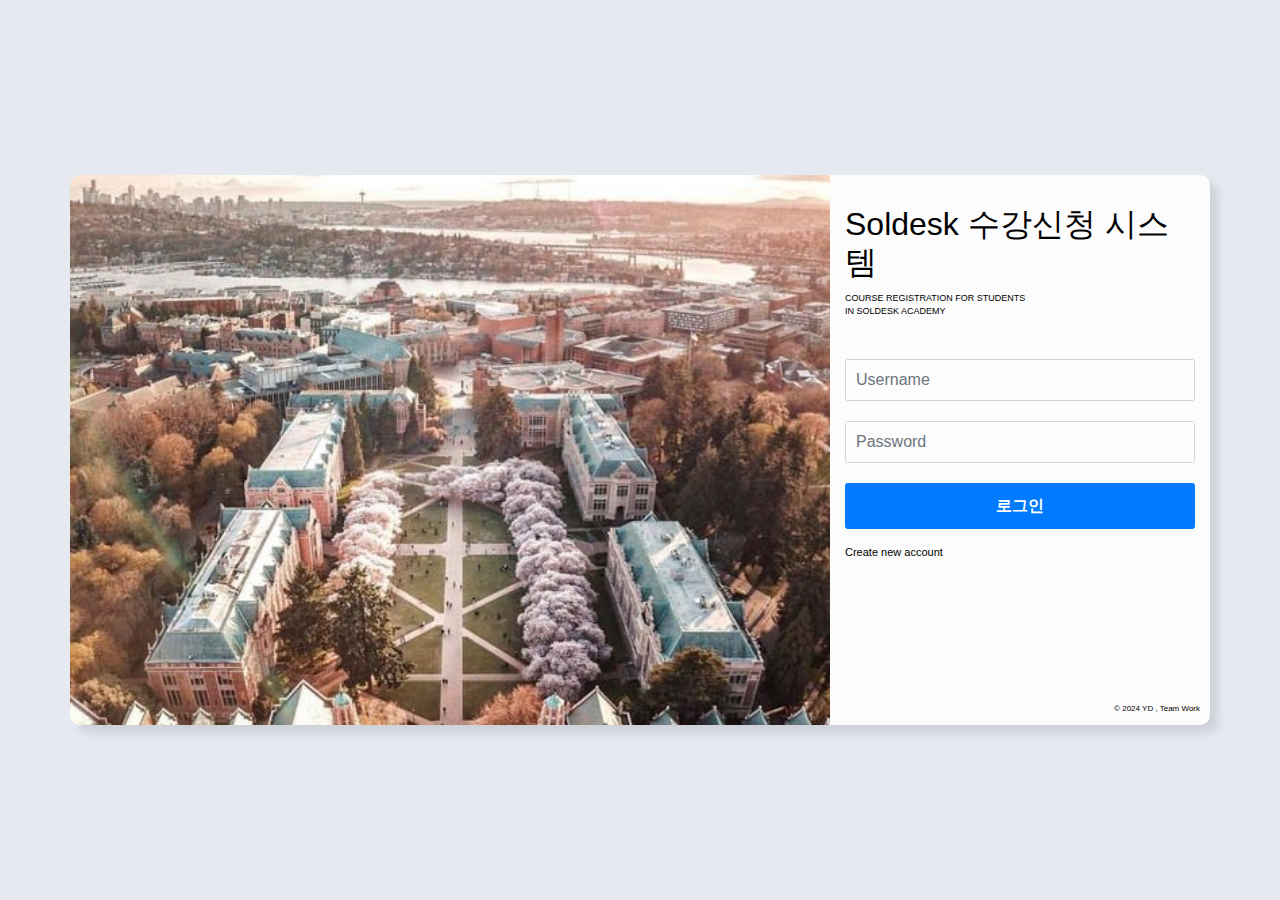
<file: htdocs/index.html>
<!DOCTYPE html>
<html lang="ko">
<head>
  <meta charset="UTF-8">
  <meta name="keywords" content="SignUp, Login, Register">
  <meta name="keywords" content="Sign up, Sign in">
  <meta http-equiv="X-UA-Compatible" content="IE=edge">
  <meta name="viewport" content="width=device-width, initial-scale=1.0">
  <title>Login</title>
  <!--Bootstrap Css-->
  <link rel="stylesheet" href="./webcss/bootstrapmin.css">
  <!--Font-aweome-->
  <link rel="stylesheet" href="./webcss/fontawesomemin.css">
</head>

<style>
:root{
    --background-theme:#e6e9f0;
    --text-color:#000;
}

*,html{
    margin:0px;
    padding:0px;
    font-size: 10px;
    color: var(--text-color);
    box-sizing: border-box;
    font-family: 'Poppins', sans-serif;
}

body{
    width:100%;
    background-color:var(--background-theme);
}
h1{
    font-size: 3.2rem;
}
p{
  font-size: 1.2rem;  
}
/* Sections */
.login_section{
    min-height: 100vh;
    display: flex;
    align-items:center;
    position: relative;
    justify-content:center;
}

.accounts_container{
    height: 550px;
    min-height: 550px;
    max-height: 100%;
    border-radius:10px;
    box-shadow: 8px 8px 8px rgba(0,0,0,0.1);
    background-color: #fcfcfc;
    overflow: hidden; 
}


.accounts_image img{
    object-fit: cover;
    object-position: center;
    border-top-left-radius: 10px;
    border-bottom-left-radius: 10px;
}
.accounts_col form .form-group{
    position: relative !important;
}
.accounts_col form .form-control{
    font-size:1.6rem;
    padding:20px 10px;
    margin-bottom:20px;
    background:transparent !important;
}
.accounts_col form label,
.accounts_col form .form-group i{
    position:absolute;
    z-index: 1;
    pointer-events: none;
    top: 50%;
    transform: translateY(-50%);
    font-size:1.2rem;
    left:10px;

}
.accounts_col form label{
    transition: .2s linear;
}
.change_label{
    background-color:#fcfcfc;
    transition: .2s linear;
    transform: scale(0.8);
    top:0 !important;
}
.accounts_col form .form-group i{
    left:90% !important;
    cursor: pointer;
    pointer-events:visible;
}
.register_btn{
    padding:10px 0!important;
    font-size: 1.6rem !important;
    font-weight: 600 !important;

}

.already_member_box p,
.already_member_box span{
    cursor: pointer;
}
.login_form,
.signup_form{
    display:none;
}

.RRIGHT{
  /* position:fixed; */
  position: absolute;
  right:10px;
  /* left:500px; */
  bottom:0px;
  /* height:60px; */
  /* width:100%; */
}
</style>

<body>
  <section class="login_section">
    <div class="container outer_container accounts_container">
      <div class="row h-100">
        <div class="col col-sm-12 col-md-12 col-lg-8 m-0 p-0 w-100 h-100 accounts_col">
          <div class="accounts_image w-100 h-100">
            <img src="./webimages/47f7b639b546a284092b20ceae869416.jpg" alt="accounts_image" class="img-fluid w-100 h-100" />
          </div>
          <!--accounts_image-->
        </div>
        <!--account_col-->
        <div class="col col-sm-12 col-md-12 col-lg-4 m-0 p-0 accounts_col">
          <!--accounts_forms-->
          <div class="accounts_forms  w-100 h-100" id="login">
            <div class="title  mt-4 p-4 w-100">
              <h1>Soldesk 수강신청 시스템</h1>
              <p class="mt-3" style="font-size:9px">COURSE REGISTRATION FOR STUDENTS<br>IN SOLDESK ACADEMY</p>
            </div>
            <!--title-->
            <form method="post" action="logincheck.jsp" name="form" class="form  w-100 p-4" id="login-form">
              <div class="form-group">
                <i class='bx bx-at login__icon'></i>
                <input type="text" name="log_id" class="form-control" id="log_id" placeholder="Username" required/>
                <div class="invalid-feedback">
                  아이디을 입력해주세요.
                </div>
              </div>
              <div class="form-group">
                <input type="password" name="pwd" class="form-control" id="login_password" placeholder="Password" required/>
                <div class="invalid-feedback">
                  비밀번호를 입력해주세요.
                </div>
              </div>
              <div class="form-group mb-0">
                <button type="submit" class="btn btn-primary register_btn w-100" >로그인</button>
              </div>
            </form>
            <div class="already_member_box d-flex justify-content-between px-4">
              <span class="text-center" id="to_signup" style="font-size:11px" onclick="location.href='signup.html'">Create new account</span>
            </div>
            <footer class="footer-basic-centered">
              <div class="RRIGHT">
                <p style="font-size:8px">© 2024 YD , Team Work </p>
              </div>
            </footer>
          </div>
          <!--accounts_forms-->
        </div>
        <!--account_col-->
      </div>
      <!--row-->
    </div>
    <!--accounts_container-->
  </section>

</body>
</html>
</file>
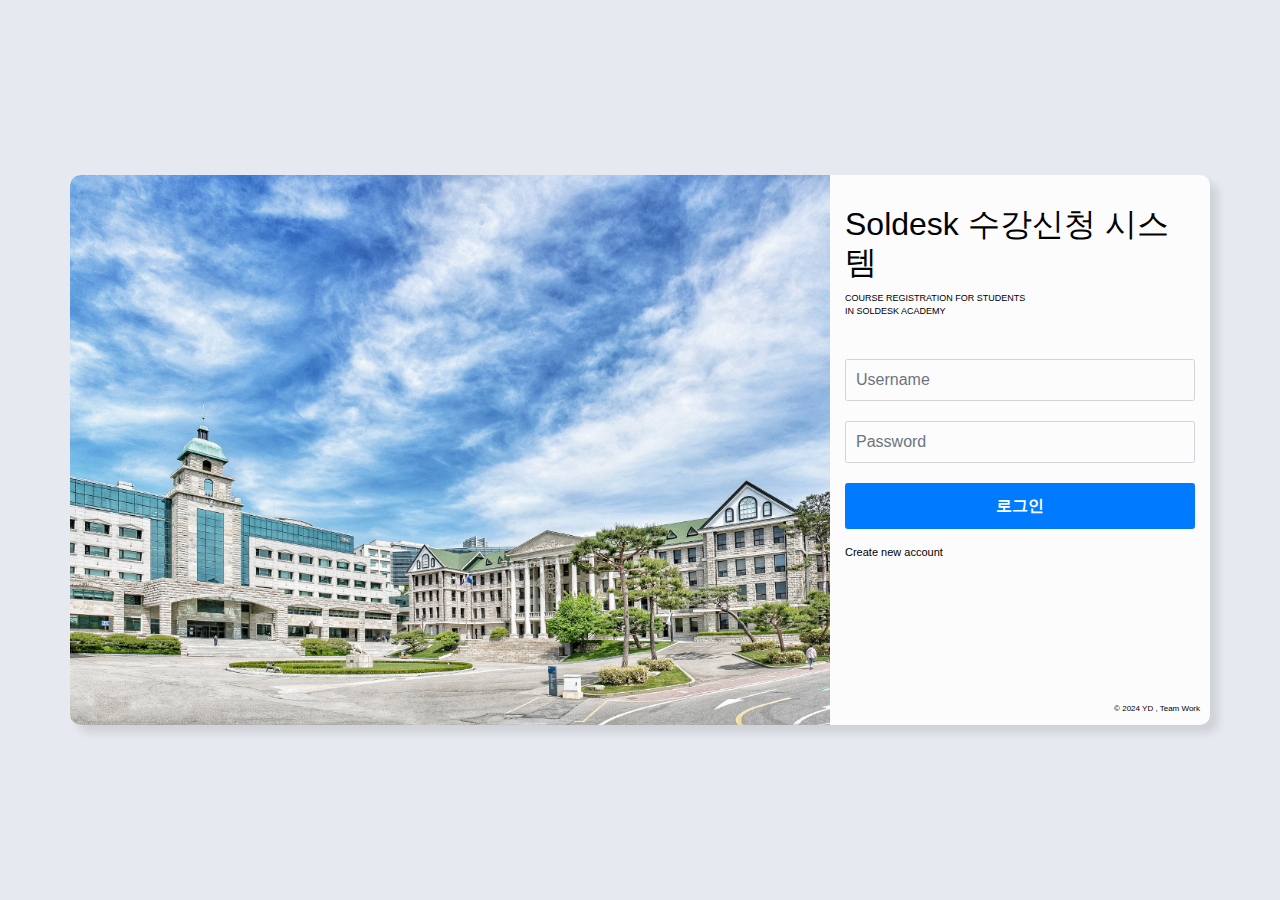
<file: htdocs/Main.html>
<!DOCTYPE html>
<html lang="ko">
<head>
  <meta charset="UTF-8">
  <meta name="keywords" content="SignUp, Login, Register">
  <meta name="keywords" content="Sign up, Sign in">
  <meta http-equiv="X-UA-Compatible" content="IE=edge">
  <meta name="viewport" content="width=device-width, initial-scale=1.0">
  <title>Login</title>
  <!--Bootstrap Css-->
  <link rel="stylesheet" href="./webcss/bootstrapmin.css">
  <!--Font-aweome-->
  <link rel="stylesheet" href="./webcss/fontawesomemin.css">
</head>

<style>
:root{
    --background-theme:#e6e9f0;
    --text-color:#000;
}

*,html{
    margin:0px;
    padding:0px;
    font-size: 10px;
    color: var(--text-color);
    box-sizing: border-box;
    font-family: 'Poppins', sans-serif;
}

body{
    width:100%;
    background-color:var(--background-theme);
}
h1{
    font-size: 3.2rem;
}
p{
  font-size: 1.2rem;  
}
/* Sections */
.login_section{
    min-height: 100vh;
    display: flex;
    align-items:center;
    position: relative;
    justify-content:center;
}

.accounts_container{
    height: 550px;
    min-height: 550px;
    max-height: 100%;
    border-radius:10px;
    box-shadow: 8px 8px 8px rgba(0,0,0,0.1);
    background-color: #fcfcfc;
    overflow: hidden; 
}


.accounts_image img{
    object-fit: cover;
    object-position: center;
    border-top-left-radius: 10px;
    border-bottom-left-radius: 10px;
}
.accounts_col form .form-group{
    position: relative !important;
}
.accounts_col form .form-control{
    font-size:1.6rem;
    padding:20px 10px;
    margin-bottom:20px;
    background:transparent !important;
}
.accounts_col form label,
.accounts_col form .form-group i{
    position:absolute;
    z-index: 1;
    pointer-events: none;
    top: 50%;
    transform: translateY(-50%);
    font-size:1.2rem;
    left:10px;

}
.accounts_col form label{
    transition: .2s linear;
}
.change_label{
    background-color:#fcfcfc;
    transition: .2s linear;
    transform: scale(0.8);
    top:0 !important;
}
.accounts_col form .form-group i{
    left:90% !important;
    cursor: pointer;
    pointer-events:visible;
}
.register_btn{
    padding:10px 0!important;
    font-size: 1.6rem !important;
    font-weight: 600 !important;

}

.already_member_box p,
.already_member_box span{
    cursor: pointer;
}
.login_form,
.signup_form{
    display:none;
}

.RRIGHT{
  /* position:fixed; */
  position: absolute;
  right:10px;
  /* left:500px; */
  bottom:0px;
  /* height:60px; */
  /* width:100%; */
}
</style>

<body>
  <section class="login_section">
    <div class="container outer_container accounts_container">
      <div class="row h-100">
        <div class="col col-sm-12 col-md-12 col-lg-8 m-0 p-0 w-100 h-100 accounts_col">
          <div class="accounts_image w-100 h-100">
            <img src="./webimages/20140625105341861iRKeX2JipJBedeRmY.jpg" alt="accounts_image" class="img-fluid w-100 h-100" />
          </div>
          <!--accounts_image-->
        </div>
        <!--account_col-->
        <div class="col col-sm-12 col-md-12 col-lg-4 m-0 p-0 accounts_col">
          <!--accounts_forms-->
          <div class="accounts_forms  w-100 h-100" id="login">
            <div class="title  mt-4 p-4 w-100">
              <h1>Soldesk 수강신청 시스템</h1>
              <p class="mt-3" style="font-size:9px">COURSE REGISTRATION FOR STUDENTS<br>IN SOLDESK ACADEMY</p>
            </div>
            <!--title-->
            <form method="post" action="logincheck.jsp" name="form" class="form  w-100 p-4" id="login-form">
              <div class="form-group">
                <i class='bx bx-at login__icon'></i>
                <input type="text" name="log_id" class="form-control" id="log_id" placeholder="Username" required/>
                <div class="invalid-feedback">
                  아이디을 입력해주세요.
                </div>
              </div>
              <div class="form-group">
                <input type="password" name="pwd" class="form-control" id="login_password" placeholder="Password" required/>
                <div class="invalid-feedback">
                  비밀번호를 입력해주세요.
                </div>
              </div>
              <div class="form-group mb-0">
                <button type="submit" class="btn btn-primary register_btn w-100" >로그인</button>
              </div>
            </form>
            <div class="already_member_box d-flex justify-content-between px-4">
              <span class="text-center" id="to_signup" style="font-size:11px" onclick="location.href='signup.html'">Create new account</span>
            </div>
            <footer class="footer-basic-centered">
              <div class="RRIGHT">
                <p style="font-size:8px">© 2024 YD , Team Work </p>
              </div>
            </footer>
          </div>
          <!--accounts_forms-->
        </div>
        <!--account_col-->
      </div>
      <!--row-->
    </div>
    <!--accounts_container-->
  </section>

</body>
</html>
</file>
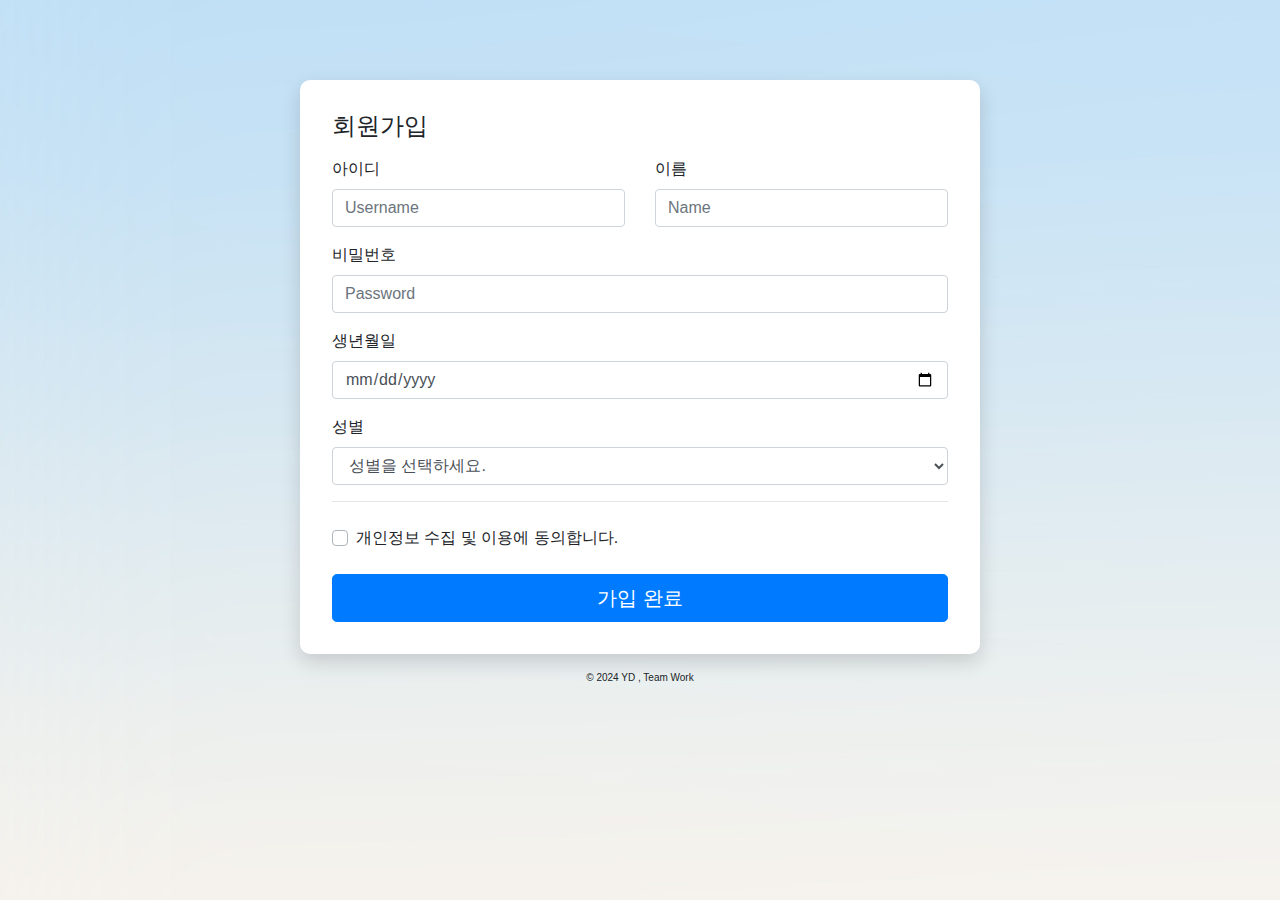
<file: htdocs/signup.html>
<!DOCTYPE html>
<html lang="ko">

<head>
  <meta charset="UTF-8">
  <meta http-equiv="X-UA-Compatible" content="IE=edge">
  <meta name="viewport" content="width=device-width, initial-scale=1.0">
  <title>회원가입</title>

  <!-- Bootstrap CSS -->
  <link rel="stylesheet" href="./webcss/signbootstrapmin.css">

  <style>
    body {
      min-height: 100vh;

      background-image: url("./webimages/art-5852645_1280.jpg");
      background-size: cover;
    }

    .input-form {
      max-width: 680px;

      margin-top: 80px;
      padding: 32px;

      background: #fff;
      -webkit-border-radius: 10px;
      -moz-border-radius: 10px;
      border-radius: 10px;
      -webkit-box-shadow: 0 8px 20px 0 rgba(0, 0, 0, 0.15);
      -moz-box-shadow: 0 8px 20px 0 rgba(0, 0, 0, 0.15);
      box-shadow: 0 8px 20px 0 rgba(0, 0, 0, 0.15)
    }
  </style>
</head>

<body>
  <div class="container">
    <div class="input-form-backgroud row">
      <div class="input-form col-md-12 mx-auto">
        <h4 class="mb-3">회원가입</h4>
        <form method="post" action="signupprocess.jsp" name="form" class="validation-form">
          <div class="row">
            <div class="col-md-6 mb-3">
              <label for="id">아이디</label>
              <input type="text" class="form-control" name="id" placeholder="Username" required>
              <div class="invalid-feedback">
                아이디을 입력해주세요.
              </div>
            </div>
            <div class="col-md-6 mb-3">
              <label for="name">이름</label>
              <input type="name" class="form-control" name="name" placeholder="Name" value="" required>
              <div class="invalid-feedback">
                이름을 입력해주세요.
              </div>
            </div>
          </div>

          <div class="mb-3">
            <label for="password">비밀번호</label>
            <input type="password" class="form-control" name="password" placeholder="Password" required>
            <div class="invalid-feedback">
              비밀번호를 입력해주세요.
            </div>
          </div>

          <div class="mb-3">
            <label for="birthday">생년월일</label>
              <input type="date" class="form-control" name="birthday">
          </div>

          <div class="mb-3">
            <label for="sex">성별</label>
            <select name ="sex" class="form-control" >
              <option disabled selected>성별을 선택하세요.</option>
              <option value="Men">남성</option>
              <option value="Women">여성</option>
          </select>
          </div>

          <hr class="mb-4">
          <div class="custom-control custom-checkbox">
            <input type="checkbox" class="custom-control-input" id="aggrement" required>
            <label class="custom-control-label" for="aggrement">개인정보 수집 및 이용에 동의합니다.</label>
          </div>
          <div class="mb-4"></div>
          <button class="btn btn-primary btn-lg btn-block" type="submit">가입 완료</button>
        </form>
      </div>
    </div>
    <footer class="my-3 text-center text-small">
      <p class="mb-1" style="font-size:10px" >© 2024 YD , Team Work </p>
    </footer>
  </div>

  <script>
    window.addEventListener('load', () => {
      const forms = document.getElementsByClassName('validation-form');

      Array.prototype.filter.call(forms, (form) => {
        form.addEventListener('submit', function (event) {
          if (form.checkValidity() === false) {
            event.preventDefault();
            event.stopPropagation();
          }

          form.classList.add('was-validated');
        }, false);
      });
    }, false);
  </script>
</body>
</html>
</file>
<file: htdocs/webcss/fontawesomemin.css>
/*!
 *  Font Awesome 4.7.0 by @davegandy - http://fontawesome.io - @fontawesome
 *  License - http://fontawesome.io/license (Font: SIL OFL 1.1, CSS: MIT License)
 */@font-face{font-family:'FontAwesome';src:url('../fonts/fontawesome-webfont.eot?v=4.7.0');src:url('../fonts/fontawesome-webfont.eot?#iefix&v=4.7.0') format('embedded-opentype'),url('../fonts/fontawesome-webfont.woff2?v=4.7.0') format('woff2'),url('../fonts/fontawesome-webfont.woff?v=4.7.0') format('woff'),url('../fonts/fontawesome-webfont.ttf?v=4.7.0') format('truetype'),url('../fonts/fontawesome-webfont.svg?v=4.7.0#fontawesomeregular') format('svg');font-weight:normal;font-style:normal}.fa{display:inline-block;font:normal normal normal 14px/1 FontAwesome;font-size:inherit;text-rendering:auto;-webkit-font-smoothing:antialiased;-moz-osx-font-smoothing:grayscale}.fa-lg{font-size:1.33333333em;line-height:.75em;vertical-align:-15%}.fa-2x{font-size:2em}.fa-3x{font-size:3em}.fa-4x{font-size:4em}.fa-5x{font-size:5em}.fa-fw{width:1.28571429em;text-align:center}.fa-ul{padding-left:0;margin-left:2.14285714em;list-style-type:none}.fa-ul>li{position:relative}.fa-li{position:absolute;left:-2.14285714em;width:2.14285714em;top:.14285714em;text-align:center}.fa-li.fa-lg{left:-1.85714286em}.fa-border{padding:.2em .25em .15em;border:solid .08em #eee;border-radius:.1em}.fa-pull-left{float:left}.fa-pull-right{float:right}.fa.fa-pull-left{margin-right:.3em}.fa.fa-pull-right{margin-left:.3em}.pull-right{float:right}.pull-left{float:left}.fa.pull-left{margin-right:.3em}.fa.pull-right{margin-left:.3em}.fa-spin{-webkit-animation:fa-spin 2s infinite linear;animation:fa-spin 2s infinite linear}.fa-pulse{-webkit-animation:fa-spin 1s infinite steps(8);animation:fa-spin 1s infinite steps(8)}@-webkit-keyframes fa-spin{0%{-webkit-transform:rotate(0deg);transform:rotate(0deg)}100%{-webkit-transform:rotate(359deg);transform:rotate(359deg)}}@keyframes fa-spin{0%{-webkit-transform:rotate(0deg);transform:rotate(0deg)}100%{-webkit-transform:rotate(359deg);transform:rotate(359deg)}}.fa-rotate-90{-ms-filter:"progid:DXImageTransform.Microsoft.BasicImage(rotation=1)";-webkit-transform:rotate(90deg);-ms-transform:rotate(90deg);transform:rotate(90deg)}.fa-rotate-180{-ms-filter:"progid:DXImageTransform.Microsoft.BasicImage(rotation=2)";-webkit-transform:rotate(180deg);-ms-transform:rotate(180deg);transform:rotate(180deg)}.fa-rotate-270{-ms-filter:"progid:DXImageTransform.Microsoft.BasicImage(rotation=3)";-webkit-transform:rotate(270deg);-ms-transform:rotate(270deg);transform:rotate(270deg)}.fa-flip-horizontal{-ms-filter:"progid:DXImageTransform.Microsoft.BasicImage(rotation=0, mirror=1)";-webkit-transform:scale(-1, 1);-ms-transform:scale(-1, 1);transform:scale(-1, 1)}.fa-flip-vertical{-ms-filter:"progid:DXImageTransform.Microsoft.BasicImage(rotation=2, mirror=1)";-webkit-transform:scale(1, -1);-ms-transform:scale(1, -1);transform:scale(1, -1)}:root .fa-rotate-90,:root .fa-rotate-180,:root .fa-rotate-270,:root .fa-flip-horizontal,:root .fa-flip-vertical{filter:none}.fa-stack{position:relative;display:inline-block;width:2em;height:2em;line-height:2em;vertical-align:middle}.fa-stack-1x,.fa-stack-2x{position:absolute;left:0;width:100%;text-align:center}.fa-stack-1x{line-height:inherit}.fa-stack-2x{font-size:2em}.fa-inverse{color:#fff}.fa-glass:before{content:"\f000"}.fa-music:before{content:"\f001"}.fa-search:before{content:"\f002"}.fa-envelope-o:before{content:"\f003"}.fa-heart:before{content:"\f004"}.fa-star:before{content:"\f005"}.fa-star-o:before{content:"\f006"}.fa-user:before{content:"\f007"}.fa-film:before{content:"\f008"}.fa-th-large:before{content:"\f009"}.fa-th:before{content:"\f00a"}.fa-th-list:before{content:"\f00b"}.fa-check:before{content:"\f00c"}.fa-remove:before,.fa-close:before,.fa-times:before{content:"\f00d"}.fa-search-plus:before{content:"\f00e"}.fa-search-minus:before{content:"\f010"}.fa-power-off:before{content:"\f011"}.fa-signal:before{content:"\f012"}.fa-gear:before,.fa-cog:before{content:"\f013"}.fa-trash-o:before{content:"\f014"}.fa-home:before{content:"\f015"}.fa-file-o:before{content:"\f016"}.fa-clock-o:before{content:"\f017"}.fa-road:before{content:"\f018"}.fa-download:before{content:"\f019"}.fa-arrow-circle-o-down:before{content:"\f01a"}.fa-arrow-circle-o-up:before{content:"\f01b"}.fa-inbox:before{content:"\f01c"}.fa-play-circle-o:before{content:"\f01d"}.fa-rotate-right:before,.fa-repeat:before{content:"\f01e"}.fa-refresh:before{content:"\f021"}.fa-list-alt:before{content:"\f022"}.fa-lock:before{content:"\f023"}.fa-flag:before{content:"\f024"}.fa-headphones:before{content:"\f025"}.fa-volume-off:before{content:"\f026"}.fa-volume-down:before{content:"\f027"}.fa-volume-up:before{content:"\f028"}.fa-qrcode:before{content:"\f029"}.fa-barcode:before{content:"\f02a"}.fa-tag:before{content:"\f02b"}.fa-tags:before{content:"\f02c"}.fa-book:before{content:"\f02d"}.fa-bookmark:before{content:"\f02e"}.fa-print:before{content:"\f02f"}.fa-camera:before{content:"\f030"}.fa-font:before{content:"\f031"}.fa-bold:before{content:"\f032"}.fa-italic:before{content:"\f033"}.fa-text-height:before{content:"\f034"}.fa-text-width:before{content:"\f035"}.fa-align-left:before{content:"\f036"}.fa-align-center:before{content:"\f037"}.fa-align-right:before{content:"\f038"}.fa-align-justify:before{content:"\f039"}.fa-list:before{content:"\f03a"}.fa-dedent:before,.fa-outdent:before{content:"\f03b"}.fa-indent:before{content:"\f03c"}.fa-video-camera:before{content:"\f03d"}.fa-photo:before,.fa-image:before,.fa-picture-o:before{content:"\f03e"}.fa-pencil:before{content:"\f040"}.fa-map-marker:before{content:"\f041"}.fa-adjust:before{content:"\f042"}.fa-tint:before{content:"\f043"}.fa-edit:before,.fa-pencil-square-o:before{content:"\f044"}.fa-share-square-o:before{content:"\f045"}.fa-check-square-o:before{content:"\f046"}.fa-arrows:before{content:"\f047"}.fa-step-backward:before{content:"\f048"}.fa-fast-backward:before{content:"\f049"}.fa-backward:before{content:"\f04a"}.fa-play:before{content:"\f04b"}.fa-pause:before{content:"\f04c"}.fa-stop:before{content:"\f04d"}.fa-forward:before{content:"\f04e"}.fa-fast-forward:before{content:"\f050"}.fa-step-forward:before{content:"\f051"}.fa-eject:before{content:"\f052"}.fa-chevron-left:before{content:"\f053"}.fa-chevron-right:before{content:"\f054"}.fa-plus-circle:before{content:"\f055"}.fa-minus-circle:before{content:"\f056"}.fa-times-circle:before{content:"\f057"}.fa-check-circle:before{content:"\f058"}.fa-question-circle:before{content:"\f059"}.fa-info-circle:before{content:"\f05a"}.fa-crosshairs:before{content:"\f05b"}.fa-times-circle-o:before{content:"\f05c"}.fa-check-circle-o:before{content:"\f05d"}.fa-ban:before{content:"\f05e"}.fa-arrow-left:before{content:"\f060"}.fa-arrow-right:before{content:"\f061"}.fa-arrow-up:before{content:"\f062"}.fa-arrow-down:before{content:"\f063"}.fa-mail-forward:before,.fa-share:before{content:"\f064"}.fa-expand:before{content:"\f065"}.fa-compress:before{content:"\f066"}.fa-plus:before{content:"\f067"}.fa-minus:before{content:"\f068"}.fa-asterisk:before{content:"\f069"}.fa-exclamation-circle:before{content:"\f06a"}.fa-gift:before{content:"\f06b"}.fa-leaf:before{content:"\f06c"}.fa-fire:before{content:"\f06d"}.fa-eye:before{content:"\f06e"}.fa-eye-slash:before{content:"\f070"}.fa-warning:before,.fa-exclamation-triangle:before{content:"\f071"}.fa-plane:before{content:"\f072"}.fa-calendar:before{content:"\f073"}.fa-random:before{content:"\f074"}.fa-comment:before{content:"\f075"}.fa-magnet:before{content:"\f076"}.fa-chevron-up:before{content:"\f077"}.fa-chevron-down:before{content:"\f078"}.fa-retweet:before{content:"\f079"}.fa-shopping-cart:before{content:"\f07a"}.fa-folder:before{content:"\f07b"}.fa-folder-open:before{content:"\f07c"}.fa-arrows-v:before{content:"\f07d"}.fa-arrows-h:before{content:"\f07e"}.fa-bar-chart-o:before,.fa-bar-chart:before{content:"\f080"}.fa-twitter-square:before{content:"\f081"}.fa-facebook-square:before{content:"\f082"}.fa-camera-retro:before{content:"\f083"}.fa-key:before{content:"\f084"}.fa-gears:before,.fa-cogs:before{content:"\f085"}.fa-comments:before{content:"\f086"}.fa-thumbs-o-up:before{content:"\f087"}.fa-thumbs-o-down:before{content:"\f088"}.fa-star-half:before{content:"\f089"}.fa-heart-o:before{content:"\f08a"}.fa-sign-out:before{content:"\f08b"}.fa-linkedin-square:before{content:"\f08c"}.fa-thumb-tack:before{content:"\f08d"}.fa-external-link:before{content:"\f08e"}.fa-sign-in:before{content:"\f090"}.fa-trophy:before{content:"\f091"}.fa-github-square:before{content:"\f092"}.fa-upload:before{content:"\f093"}.fa-lemon-o:before{content:"\f094"}.fa-phone:before{content:"\f095"}.fa-square-o:before{content:"\f096"}.fa-bookmark-o:before{content:"\f097"}.fa-phone-square:before{content:"\f098"}.fa-twitter:before{content:"\f099"}.fa-facebook-f:before,.fa-facebook:before{content:"\f09a"}.fa-github:before{content:"\f09b"}.fa-unlock:before{content:"\f09c"}.fa-credit-card:before{content:"\f09d"}.fa-feed:before,.fa-rss:before{content:"\f09e"}.fa-hdd-o:before{content:"\f0a0"}.fa-bullhorn:before{content:"\f0a1"}.fa-bell:before{content:"\f0f3"}.fa-certificate:before{content:"\f0a3"}.fa-hand-o-right:before{content:"\f0a4"}.fa-hand-o-left:before{content:"\f0a5"}.fa-hand-o-up:before{content:"\f0a6"}.fa-hand-o-down:before{content:"\f0a7"}.fa-arrow-circle-left:before{content:"\f0a8"}.fa-arrow-circle-right:before{content:"\f0a9"}.fa-arrow-circle-up:before{content:"\f0aa"}.fa-arrow-circle-down:before{content:"\f0ab"}.fa-globe:before{content:"\f0ac"}.fa-wrench:before{content:"\f0ad"}.fa-tasks:before{content:"\f0ae"}.fa-filter:before{content:"\f0b0"}.fa-briefcase:before{content:"\f0b1"}.fa-arrows-alt:before{content:"\f0b2"}.fa-group:before,.fa-users:before{content:"\f0c0"}.fa-chain:before,.fa-link:before{content:"\f0c1"}.fa-cloud:before{content:"\f0c2"}.fa-flask:before{content:"\f0c3"}.fa-cut:before,.fa-scissors:before{content:"\f0c4"}.fa-copy:before,.fa-files-o:before{content:"\f0c5"}.fa-paperclip:before{content:"\f0c6"}.fa-save:before,.fa-floppy-o:before{content:"\f0c7"}.fa-square:before{content:"\f0c8"}.fa-navicon:before,.fa-reorder:before,.fa-bars:before{content:"\f0c9"}.fa-list-ul:before{content:"\f0ca"}.fa-list-ol:before{content:"\f0cb"}.fa-strikethrough:before{content:"\f0cc"}.fa-underline:before{content:"\f0cd"}.fa-table:before{content:"\f0ce"}.fa-magic:before{content:"\f0d0"}.fa-truck:before{content:"\f0d1"}.fa-pinterest:before{content:"\f0d2"}.fa-pinterest-square:before{content:"\f0d3"}.fa-google-plus-square:before{content:"\f0d4"}.fa-google-plus:before{content:"\f0d5"}.fa-money:before{content:"\f0d6"}.fa-caret-down:before{content:"\f0d7"}.fa-caret-up:before{content:"\f0d8"}.fa-caret-left:before{content:"\f0d9"}.fa-caret-right:before{content:"\f0da"}.fa-columns:before{content:"\f0db"}.fa-unsorted:before,.fa-sort:before{content:"\f0dc"}.fa-sort-down:before,.fa-sort-desc:before{content:"\f0dd"}.fa-sort-up:before,.fa-sort-asc:before{content:"\f0de"}.fa-envelope:before{content:"\f0e0"}.fa-linkedin:before{content:"\f0e1"}.fa-rotate-left:before,.fa-undo:before{content:"\f0e2"}.fa-legal:before,.fa-gavel:before{content:"\f0e3"}.fa-dashboard:before,.fa-tachometer:before{content:"\f0e4"}.fa-comment-o:before{content:"\f0e5"}.fa-comments-o:before{content:"\f0e6"}.fa-flash:before,.fa-bolt:before{content:"\f0e7"}.fa-sitemap:before{content:"\f0e8"}.fa-umbrella:before{content:"\f0e9"}.fa-paste:before,.fa-clipboard:before{content:"\f0ea"}.fa-lightbulb-o:before{content:"\f0eb"}.fa-exchange:before{content:"\f0ec"}.fa-cloud-download:before{content:"\f0ed"}.fa-cloud-upload:before{content:"\f0ee"}.fa-user-md:before{content:"\f0f0"}.fa-stethoscope:before{content:"\f0f1"}.fa-suitcase:before{content:"\f0f2"}.fa-bell-o:before{content:"\f0a2"}.fa-coffee:before{content:"\f0f4"}.fa-cutlery:before{content:"\f0f5"}.fa-file-text-o:before{content:"\f0f6"}.fa-building-o:before{content:"\f0f7"}.fa-hospital-o:before{content:"\f0f8"}.fa-ambulance:before{content:"\f0f9"}.fa-medkit:before{content:"\f0fa"}.fa-fighter-jet:before{content:"\f0fb"}.fa-beer:before{content:"\f0fc"}.fa-h-square:before{content:"\f0fd"}.fa-plus-square:before{content:"\f0fe"}.fa-angle-double-left:before{content:"\f100"}.fa-angle-double-right:before{content:"\f101"}.fa-angle-double-up:before{content:"\f102"}.fa-angle-double-down:before{content:"\f103"}.fa-angle-left:before{content:"\f104"}.fa-angle-right:before{content:"\f105"}.fa-angle-up:before{content:"\f106"}.fa-angle-down:before{content:"\f107"}.fa-desktop:before{content:"\f108"}.fa-laptop:before{content:"\f109"}.fa-tablet:before{content:"\f10a"}.fa-mobile-phone:before,.fa-mobile:before{content:"\f10b"}.fa-circle-o:before{content:"\f10c"}.fa-quote-left:before{content:"\f10d"}.fa-quote-right:before{content:"\f10e"}.fa-spinner:before{content:"\f110"}.fa-circle:before{content:"\f111"}.fa-mail-reply:before,.fa-reply:before{content:"\f112"}.fa-github-alt:before{content:"\f113"}.fa-folder-o:before{content:"\f114"}.fa-folder-open-o:before{content:"\f115"}.fa-smile-o:before{content:"\f118"}.fa-frown-o:before{content:"\f119"}.fa-meh-o:before{content:"\f11a"}.fa-gamepad:before{content:"\f11b"}.fa-keyboard-o:before{content:"\f11c"}.fa-flag-o:before{content:"\f11d"}.fa-flag-checkered:before{content:"\f11e"}.fa-terminal:before{content:"\f120"}.fa-code:before{content:"\f121"}.fa-mail-reply-all:before,.fa-reply-all:before{content:"\f122"}.fa-star-half-empty:before,.fa-star-half-full:before,.fa-star-half-o:before{content:"\f123"}.fa-location-arrow:before{content:"\f124"}.fa-crop:before{content:"\f125"}.fa-code-fork:before{content:"\f126"}.fa-unlink:before,.fa-chain-broken:before{content:"\f127"}.fa-question:before{content:"\f128"}.fa-info:before{content:"\f129"}.fa-exclamation:before{content:"\f12a"}.fa-superscript:before{content:"\f12b"}.fa-subscript:before{content:"\f12c"}.fa-eraser:before{content:"\f12d"}.fa-puzzle-piece:before{content:"\f12e"}.fa-microphone:before{content:"\f130"}.fa-microphone-slash:before{content:"\f131"}.fa-shield:before{content:"\f132"}.fa-calendar-o:before{content:"\f133"}.fa-fire-extinguisher:before{content:"\f134"}.fa-rocket:before{content:"\f135"}.fa-maxcdn:before{content:"\f136"}.fa-chevron-circle-left:before{content:"\f137"}.fa-chevron-circle-right:before{content:"\f138"}.fa-chevron-circle-up:before{content:"\f139"}.fa-chevron-circle-down:before{content:"\f13a"}.fa-html5:before{content:"\f13b"}.fa-css3:before{content:"\f13c"}.fa-anchor:before{content:"\f13d"}.fa-unlock-alt:before{content:"\f13e"}.fa-bullseye:before{content:"\f140"}.fa-ellipsis-h:before{content:"\f141"}.fa-ellipsis-v:before{content:"\f142"}.fa-rss-square:before{content:"\f143"}.fa-play-circle:before{content:"\f144"}.fa-ticket:before{content:"\f145"}.fa-minus-square:before{content:"\f146"}.fa-minus-square-o:before{content:"\f147"}.fa-level-up:before{content:"\f148"}.fa-level-down:before{content:"\f149"}.fa-check-square:before{content:"\f14a"}.fa-pencil-square:before{content:"\f14b"}.fa-external-link-square:before{content:"\f14c"}.fa-share-square:before{content:"\f14d"}.fa-compass:before{content:"\f14e"}.fa-toggle-down:before,.fa-caret-square-o-down:before{content:"\f150"}.fa-toggle-up:before,.fa-caret-square-o-up:before{content:"\f151"}.fa-toggle-right:before,.fa-caret-square-o-right:before{content:"\f152"}.fa-euro:before,.fa-eur:before{content:"\f153"}.fa-gbp:before{content:"\f154"}.fa-dollar:before,.fa-usd:before{content:"\f155"}.fa-rupee:before,.fa-inr:before{content:"\f156"}.fa-cny:before,.fa-rmb:before,.fa-yen:before,.fa-jpy:before{content:"\f157"}.fa-ruble:before,.fa-rouble:before,.fa-rub:before{content:"\f158"}.fa-won:before,.fa-krw:before{content:"\f159"}.fa-bitcoin:before,.fa-btc:before{content:"\f15a"}.fa-file:before{content:"\f15b"}.fa-file-text:before{content:"\f15c"}.fa-sort-alpha-asc:before{content:"\f15d"}.fa-sort-alpha-desc:before{content:"\f15e"}.fa-sort-amount-asc:before{content:"\f160"}.fa-sort-amount-desc:before{content:"\f161"}.fa-sort-numeric-asc:before{content:"\f162"}.fa-sort-numeric-desc:before{content:"\f163"}.fa-thumbs-up:before{content:"\f164"}.fa-thumbs-down:before{content:"\f165"}.fa-youtube-square:before{content:"\f166"}.fa-youtube:before{content:"\f167"}.fa-xing:before{content:"\f168"}.fa-xing-square:before{content:"\f169"}.fa-youtube-play:before{content:"\f16a"}.fa-dropbox:before{content:"\f16b"}.fa-stack-overflow:before{content:"\f16c"}.fa-instagram:before{content:"\f16d"}.fa-flickr:before{content:"\f16e"}.fa-adn:before{content:"\f170"}.fa-bitbucket:before{content:"\f171"}.fa-bitbucket-square:before{content:"\f172"}.fa-tumblr:before{content:"\f173"}.fa-tumblr-square:before{content:"\f174"}.fa-long-arrow-down:before{content:"\f175"}.fa-long-arrow-up:before{content:"\f176"}.fa-long-arrow-left:before{content:"\f177"}.fa-long-arrow-right:before{content:"\f178"}.fa-apple:before{content:"\f179"}.fa-windows:before{content:"\f17a"}.fa-android:before{content:"\f17b"}.fa-linux:before{content:"\f17c"}.fa-dribbble:before{content:"\f17d"}.fa-skype:before{content:"\f17e"}.fa-foursquare:before{content:"\f180"}.fa-trello:before{content:"\f181"}.fa-female:before{content:"\f182"}.fa-male:before{content:"\f183"}.fa-gittip:before,.fa-gratipay:before{content:"\f184"}.fa-sun-o:before{content:"\f185"}.fa-moon-o:before{content:"\f186"}.fa-archive:before{content:"\f187"}.fa-bug:before{content:"\f188"}.fa-vk:before{content:"\f189"}.fa-weibo:before{content:"\f18a"}.fa-renren:before{content:"\f18b"}.fa-pagelines:before{content:"\f18c"}.fa-stack-exchange:before{content:"\f18d"}.fa-arrow-circle-o-right:before{content:"\f18e"}.fa-arrow-circle-o-left:before{content:"\f190"}.fa-toggle-left:before,.fa-caret-square-o-left:before{content:"\f191"}.fa-dot-circle-o:before{content:"\f192"}.fa-wheelchair:before{content:"\f193"}.fa-vimeo-square:before{content:"\f194"}.fa-turkish-lira:before,.fa-try:before{content:"\f195"}.fa-plus-square-o:before{content:"\f196"}.fa-space-shuttle:before{content:"\f197"}.fa-slack:before{content:"\f198"}.fa-envelope-square:before{content:"\f199"}.fa-wordpress:before{content:"\f19a"}.fa-openid:before{content:"\f19b"}.fa-institution:before,.fa-bank:before,.fa-university:before{content:"\f19c"}.fa-mortar-board:before,.fa-graduation-cap:before{content:"\f19d"}.fa-yahoo:before{content:"\f19e"}.fa-google:before{content:"\f1a0"}.fa-reddit:before{content:"\f1a1"}.fa-reddit-square:before{content:"\f1a2"}.fa-stumbleupon-circle:before{content:"\f1a3"}.fa-stumbleupon:before{content:"\f1a4"}.fa-delicious:before{content:"\f1a5"}.fa-digg:before{content:"\f1a6"}.fa-pied-piper-pp:before{content:"\f1a7"}.fa-pied-piper-alt:before{content:"\f1a8"}.fa-drupal:before{content:"\f1a9"}.fa-joomla:before{content:"\f1aa"}.fa-language:before{content:"\f1ab"}.fa-fax:before{content:"\f1ac"}.fa-building:before{content:"\f1ad"}.fa-child:before{content:"\f1ae"}.fa-paw:before{content:"\f1b0"}.fa-spoon:before{content:"\f1b1"}.fa-cube:before{content:"\f1b2"}.fa-cubes:before{content:"\f1b3"}.fa-behance:before{content:"\f1b4"}.fa-behance-square:before{content:"\f1b5"}.fa-steam:before{content:"\f1b6"}.fa-steam-square:before{content:"\f1b7"}.fa-recycle:before{content:"\f1b8"}.fa-automobile:before,.fa-car:before{content:"\f1b9"}.fa-cab:before,.fa-taxi:before{content:"\f1ba"}.fa-tree:before{content:"\f1bb"}.fa-spotify:before{content:"\f1bc"}.fa-deviantart:before{content:"\f1bd"}.fa-soundcloud:before{content:"\f1be"}.fa-database:before{content:"\f1c0"}.fa-file-pdf-o:before{content:"\f1c1"}.fa-file-word-o:before{content:"\f1c2"}.fa-file-excel-o:before{content:"\f1c3"}.fa-file-powerpoint-o:before{content:"\f1c4"}.fa-file-photo-o:before,.fa-file-picture-o:before,.fa-file-image-o:before{content:"\f1c5"}.fa-file-zip-o:before,.fa-file-archive-o:before{content:"\f1c6"}.fa-file-sound-o:before,.fa-file-audio-o:before{content:"\f1c7"}.fa-file-movie-o:before,.fa-file-video-o:before{content:"\f1c8"}.fa-file-code-o:before{content:"\f1c9"}.fa-vine:before{content:"\f1ca"}.fa-codepen:before{content:"\f1cb"}.fa-jsfiddle:before{content:"\f1cc"}.fa-life-bouy:before,.fa-life-buoy:before,.fa-life-saver:before,.fa-support:before,.fa-life-ring:before{content:"\f1cd"}.fa-circle-o-notch:before{content:"\f1ce"}.fa-ra:before,.fa-resistance:before,.fa-rebel:before{content:"\f1d0"}.fa-ge:before,.fa-empire:before{content:"\f1d1"}.fa-git-square:before{content:"\f1d2"}.fa-git:before{content:"\f1d3"}.fa-y-combinator-square:before,.fa-yc-square:before,.fa-hacker-news:before{content:"\f1d4"}.fa-tencent-weibo:before{content:"\f1d5"}.fa-qq:before{content:"\f1d6"}.fa-wechat:before,.fa-weixin:before{content:"\f1d7"}.fa-send:before,.fa-paper-plane:before{content:"\f1d8"}.fa-send-o:before,.fa-paper-plane-o:before{content:"\f1d9"}.fa-history:before{content:"\f1da"}.fa-circle-thin:before{content:"\f1db"}.fa-header:before{content:"\f1dc"}.fa-paragraph:before{content:"\f1dd"}.fa-sliders:before{content:"\f1de"}.fa-share-alt:before{content:"\f1e0"}.fa-share-alt-square:before{content:"\f1e1"}.fa-bomb:before{content:"\f1e2"}.fa-soccer-ball-o:before,.fa-futbol-o:before{content:"\f1e3"}.fa-tty:before{content:"\f1e4"}.fa-binoculars:before{content:"\f1e5"}.fa-plug:before{content:"\f1e6"}.fa-slideshare:before{content:"\f1e7"}.fa-twitch:before{content:"\f1e8"}.fa-yelp:before{content:"\f1e9"}.fa-newspaper-o:before{content:"\f1ea"}.fa-wifi:before{content:"\f1eb"}.fa-calculator:before{content:"\f1ec"}.fa-paypal:before{content:"\f1ed"}.fa-google-wallet:before{content:"\f1ee"}.fa-cc-visa:before{content:"\f1f0"}.fa-cc-mastercard:before{content:"\f1f1"}.fa-cc-discover:before{content:"\f1f2"}.fa-cc-amex:before{content:"\f1f3"}.fa-cc-paypal:before{content:"\f1f4"}.fa-cc-stripe:before{content:"\f1f5"}.fa-bell-slash:before{content:"\f1f6"}.fa-bell-slash-o:before{content:"\f1f7"}.fa-trash:before{content:"\f1f8"}.fa-copyright:before{content:"\f1f9"}.fa-at:before{content:"\f1fa"}.fa-eyedropper:before{content:"\f1fb"}.fa-paint-brush:before{content:"\f1fc"}.fa-birthday-cake:before{content:"\f1fd"}.fa-area-chart:before{content:"\f1fe"}.fa-pie-chart:before{content:"\f200"}.fa-line-chart:before{content:"\f201"}.fa-lastfm:before{content:"\f202"}.fa-lastfm-square:before{content:"\f203"}.fa-toggle-off:before{content:"\f204"}.fa-toggle-on:before{content:"\f205"}.fa-bicycle:before{content:"\f206"}.fa-bus:before{content:"\f207"}.fa-ioxhost:before{content:"\f208"}.fa-angellist:before{content:"\f209"}.fa-cc:before{content:"\f20a"}.fa-shekel:before,.fa-sheqel:before,.fa-ils:before{content:"\f20b"}.fa-meanpath:before{content:"\f20c"}.fa-buysellads:before{content:"\f20d"}.fa-connectdevelop:before{content:"\f20e"}.fa-dashcube:before{content:"\f210"}.fa-forumbee:before{content:"\f211"}.fa-leanpub:before{content:"\f212"}.fa-sellsy:before{content:"\f213"}.fa-shirtsinbulk:before{content:"\f214"}.fa-simplybuilt:before{content:"\f215"}.fa-skyatlas:before{content:"\f216"}.fa-cart-plus:before{content:"\f217"}.fa-cart-arrow-down:before{content:"\f218"}.fa-diamond:before{content:"\f219"}.fa-ship:before{content:"\f21a"}.fa-user-secret:before{content:"\f21b"}.fa-motorcycle:before{content:"\f21c"}.fa-street-view:before{content:"\f21d"}.fa-heartbeat:before{content:"\f21e"}.fa-venus:before{content:"\f221"}.fa-mars:before{content:"\f222"}.fa-mercury:before{content:"\f223"}.fa-intersex:before,.fa-transgender:before{content:"\f224"}.fa-transgender-alt:before{content:"\f225"}.fa-venus-double:before{content:"\f226"}.fa-mars-double:before{content:"\f227"}.fa-venus-mars:before{content:"\f228"}.fa-mars-stroke:before{content:"\f229"}.fa-mars-stroke-v:before{content:"\f22a"}.fa-mars-stroke-h:before{content:"\f22b"}.fa-neuter:before{content:"\f22c"}.fa-genderless:before{content:"\f22d"}.fa-facebook-official:before{content:"\f230"}.fa-pinterest-p:before{content:"\f231"}.fa-whatsapp:before{content:"\f232"}.fa-server:before{content:"\f233"}.fa-user-plus:before{content:"\f234"}.fa-user-times:before{content:"\f235"}.fa-hotel:before,.fa-bed:before{content:"\f236"}.fa-viacoin:before{content:"\f237"}.fa-train:before{content:"\f238"}.fa-subway:before{content:"\f239"}.fa-medium:before{content:"\f23a"}.fa-yc:before,.fa-y-combinator:before{content:"\f23b"}.fa-optin-monster:before{content:"\f23c"}.fa-opencart:before{content:"\f23d"}.fa-expeditedssl:before{content:"\f23e"}.fa-battery-4:before,.fa-battery:before,.fa-battery-full:before{content:"\f240"}.fa-battery-3:before,.fa-battery-three-quarters:before{content:"\f241"}.fa-battery-2:before,.fa-battery-half:before{content:"\f242"}.fa-battery-1:before,.fa-battery-quarter:before{content:"\f243"}.fa-battery-0:before,.fa-battery-empty:before{content:"\f244"}.fa-mouse-pointer:before{content:"\f245"}.fa-i-cursor:before{content:"\f246"}.fa-object-group:before{content:"\f247"}.fa-object-ungroup:before{content:"\f248"}.fa-sticky-note:before{content:"\f249"}.fa-sticky-note-o:before{content:"\f24a"}.fa-cc-jcb:before{content:"\f24b"}.fa-cc-diners-club:before{content:"\f24c"}.fa-clone:before{content:"\f24d"}.fa-balance-scale:before{content:"\f24e"}.fa-hourglass-o:before{content:"\f250"}.fa-hourglass-1:before,.fa-hourglass-start:before{content:"\f251"}.fa-hourglass-2:before,.fa-hourglass-half:before{content:"\f252"}.fa-hourglass-3:before,.fa-hourglass-end:before{content:"\f253"}.fa-hourglass:before{content:"\f254"}.fa-hand-grab-o:before,.fa-hand-rock-o:before{content:"\f255"}.fa-hand-stop-o:before,.fa-hand-paper-o:before{content:"\f256"}.fa-hand-scissors-o:before{content:"\f257"}.fa-hand-lizard-o:before{content:"\f258"}.fa-hand-spock-o:before{content:"\f259"}.fa-hand-pointer-o:before{content:"\f25a"}.fa-hand-peace-o:before{content:"\f25b"}.fa-trademark:before{content:"\f25c"}.fa-registered:before{content:"\f25d"}.fa-creative-commons:before{content:"\f25e"}.fa-gg:before{content:"\f260"}.fa-gg-circle:before{content:"\f261"}.fa-tripadvisor:before{content:"\f262"}.fa-odnoklassniki:before{content:"\f263"}.fa-odnoklassniki-square:before{content:"\f264"}.fa-get-pocket:before{content:"\f265"}.fa-wikipedia-w:before{content:"\f266"}.fa-safari:before{content:"\f267"}.fa-chrome:before{content:"\f268"}.fa-firefox:before{content:"\f269"}.fa-opera:before{content:"\f26a"}.fa-internet-explorer:before{content:"\f26b"}.fa-tv:before,.fa-television:before{content:"\f26c"}.fa-contao:before{content:"\f26d"}.fa-500px:before{content:"\f26e"}.fa-amazon:before{content:"\f270"}.fa-calendar-plus-o:before{content:"\f271"}.fa-calendar-minus-o:before{content:"\f272"}.fa-calendar-times-o:before{content:"\f273"}.fa-calendar-check-o:before{content:"\f274"}.fa-industry:before{content:"\f275"}.fa-map-pin:before{content:"\f276"}.fa-map-signs:before{content:"\f277"}.fa-map-o:before{content:"\f278"}.fa-map:before{content:"\f279"}.fa-commenting:before{content:"\f27a"}.fa-commenting-o:before{content:"\f27b"}.fa-houzz:before{content:"\f27c"}.fa-vimeo:before{content:"\f27d"}.fa-black-tie:before{content:"\f27e"}.fa-fonticons:before{content:"\f280"}.fa-reddit-alien:before{content:"\f281"}.fa-edge:before{content:"\f282"}.fa-credit-card-alt:before{content:"\f283"}.fa-codiepie:before{content:"\f284"}.fa-modx:before{content:"\f285"}.fa-fort-awesome:before{content:"\f286"}.fa-usb:before{content:"\f287"}.fa-product-hunt:before{content:"\f288"}.fa-mixcloud:before{content:"\f289"}.fa-scribd:before{content:"\f28a"}.fa-pause-circle:before{content:"\f28b"}.fa-pause-circle-o:before{content:"\f28c"}.fa-stop-circle:before{content:"\f28d"}.fa-stop-circle-o:before{content:"\f28e"}.fa-shopping-bag:before{content:"\f290"}.fa-shopping-basket:before{content:"\f291"}.fa-hashtag:before{content:"\f292"}.fa-bluetooth:before{content:"\f293"}.fa-bluetooth-b:before{content:"\f294"}.fa-percent:before{content:"\f295"}.fa-gitlab:before{content:"\f296"}.fa-wpbeginner:before{content:"\f297"}.fa-wpforms:before{content:"\f298"}.fa-envira:before{content:"\f299"}.fa-universal-access:before{content:"\f29a"}.fa-wheelchair-alt:before{content:"\f29b"}.fa-question-circle-o:before{content:"\f29c"}.fa-blind:before{content:"\f29d"}.fa-audio-description:before{content:"\f29e"}.fa-volume-control-phone:before{content:"\f2a0"}.fa-braille:before{content:"\f2a1"}.fa-assistive-listening-systems:before{content:"\f2a2"}.fa-asl-interpreting:before,.fa-american-sign-language-interpreting:before{content:"\f2a3"}.fa-deafness:before,.fa-hard-of-hearing:before,.fa-deaf:before{content:"\f2a4"}.fa-glide:before{content:"\f2a5"}.fa-glide-g:before{content:"\f2a6"}.fa-signing:before,.fa-sign-language:before{content:"\f2a7"}.fa-low-vision:before{content:"\f2a8"}.fa-viadeo:before{content:"\f2a9"}.fa-viadeo-square:before{content:"\f2aa"}.fa-snapchat:before{content:"\f2ab"}.fa-snapchat-ghost:before{content:"\f2ac"}.fa-snapchat-square:before{content:"\f2ad"}.fa-pied-piper:before{content:"\f2ae"}.fa-first-order:before{content:"\f2b0"}.fa-yoast:before{content:"\f2b1"}.fa-themeisle:before{content:"\f2b2"}.fa-google-plus-circle:before,.fa-google-plus-official:before{content:"\f2b3"}.fa-fa:before,.fa-font-awesome:before{content:"\f2b4"}.fa-handshake-o:before{content:"\f2b5"}.fa-envelope-open:before{content:"\f2b6"}.fa-envelope-open-o:before{content:"\f2b7"}.fa-linode:before{content:"\f2b8"}.fa-address-book:before{content:"\f2b9"}.fa-address-book-o:before{content:"\f2ba"}.fa-vcard:before,.fa-address-card:before{content:"\f2bb"}.fa-vcard-o:before,.fa-address-card-o:before{content:"\f2bc"}.fa-user-circle:before{content:"\f2bd"}.fa-user-circle-o:before{content:"\f2be"}.fa-user-o:before{content:"\f2c0"}.fa-id-badge:before{content:"\f2c1"}.fa-drivers-license:before,.fa-id-card:before{content:"\f2c2"}.fa-drivers-license-o:before,.fa-id-card-o:before{content:"\f2c3"}.fa-quora:before{content:"\f2c4"}.fa-free-code-camp:before{content:"\f2c5"}.fa-telegram:before{content:"\f2c6"}.fa-thermometer-4:before,.fa-thermometer:before,.fa-thermometer-full:before{content:"\f2c7"}.fa-thermometer-3:before,.fa-thermometer-three-quarters:before{content:"\f2c8"}.fa-thermometer-2:before,.fa-thermometer-half:before{content:"\f2c9"}.fa-thermometer-1:before,.fa-thermometer-quarter:before{content:"\f2ca"}.fa-thermometer-0:before,.fa-thermometer-empty:before{content:"\f2cb"}.fa-shower:before{content:"\f2cc"}.fa-bathtub:before,.fa-s15:before,.fa-bath:before{content:"\f2cd"}.fa-podcast:before{content:"\f2ce"}.fa-window-maximize:before{content:"\f2d0"}.fa-window-minimize:before{content:"\f2d1"}.fa-window-restore:before{content:"\f2d2"}.fa-times-rectangle:before,.fa-window-close:before{content:"\f2d3"}.fa-times-rectangle-o:before,.fa-window-close-o:before{content:"\f2d4"}.fa-bandcamp:before{content:"\f2d5"}.fa-grav:before{content:"\f2d6"}.fa-etsy:before{content:"\f2d7"}.fa-imdb:before{content:"\f2d8"}.fa-ravelry:before{content:"\f2d9"}.fa-eercast:before{content:"\f2da"}.fa-microchip:before{content:"\f2db"}.fa-snowflake-o:before{content:"\f2dc"}.fa-superpowers:before{content:"\f2dd"}.fa-wpexplorer:before{content:"\f2de"}.fa-meetup:before{content:"\f2e0"}.sr-only{position:absolute;width:1px;height:1px;padding:0;margin:-1px;overflow:hidden;clip:rect(0, 0, 0, 0);border:0}.sr-only-focusable:active,.sr-only-focusable:focus{position:static;width:auto;height:auto;margin:0;overflow:visible;clip:auto}
</file>
